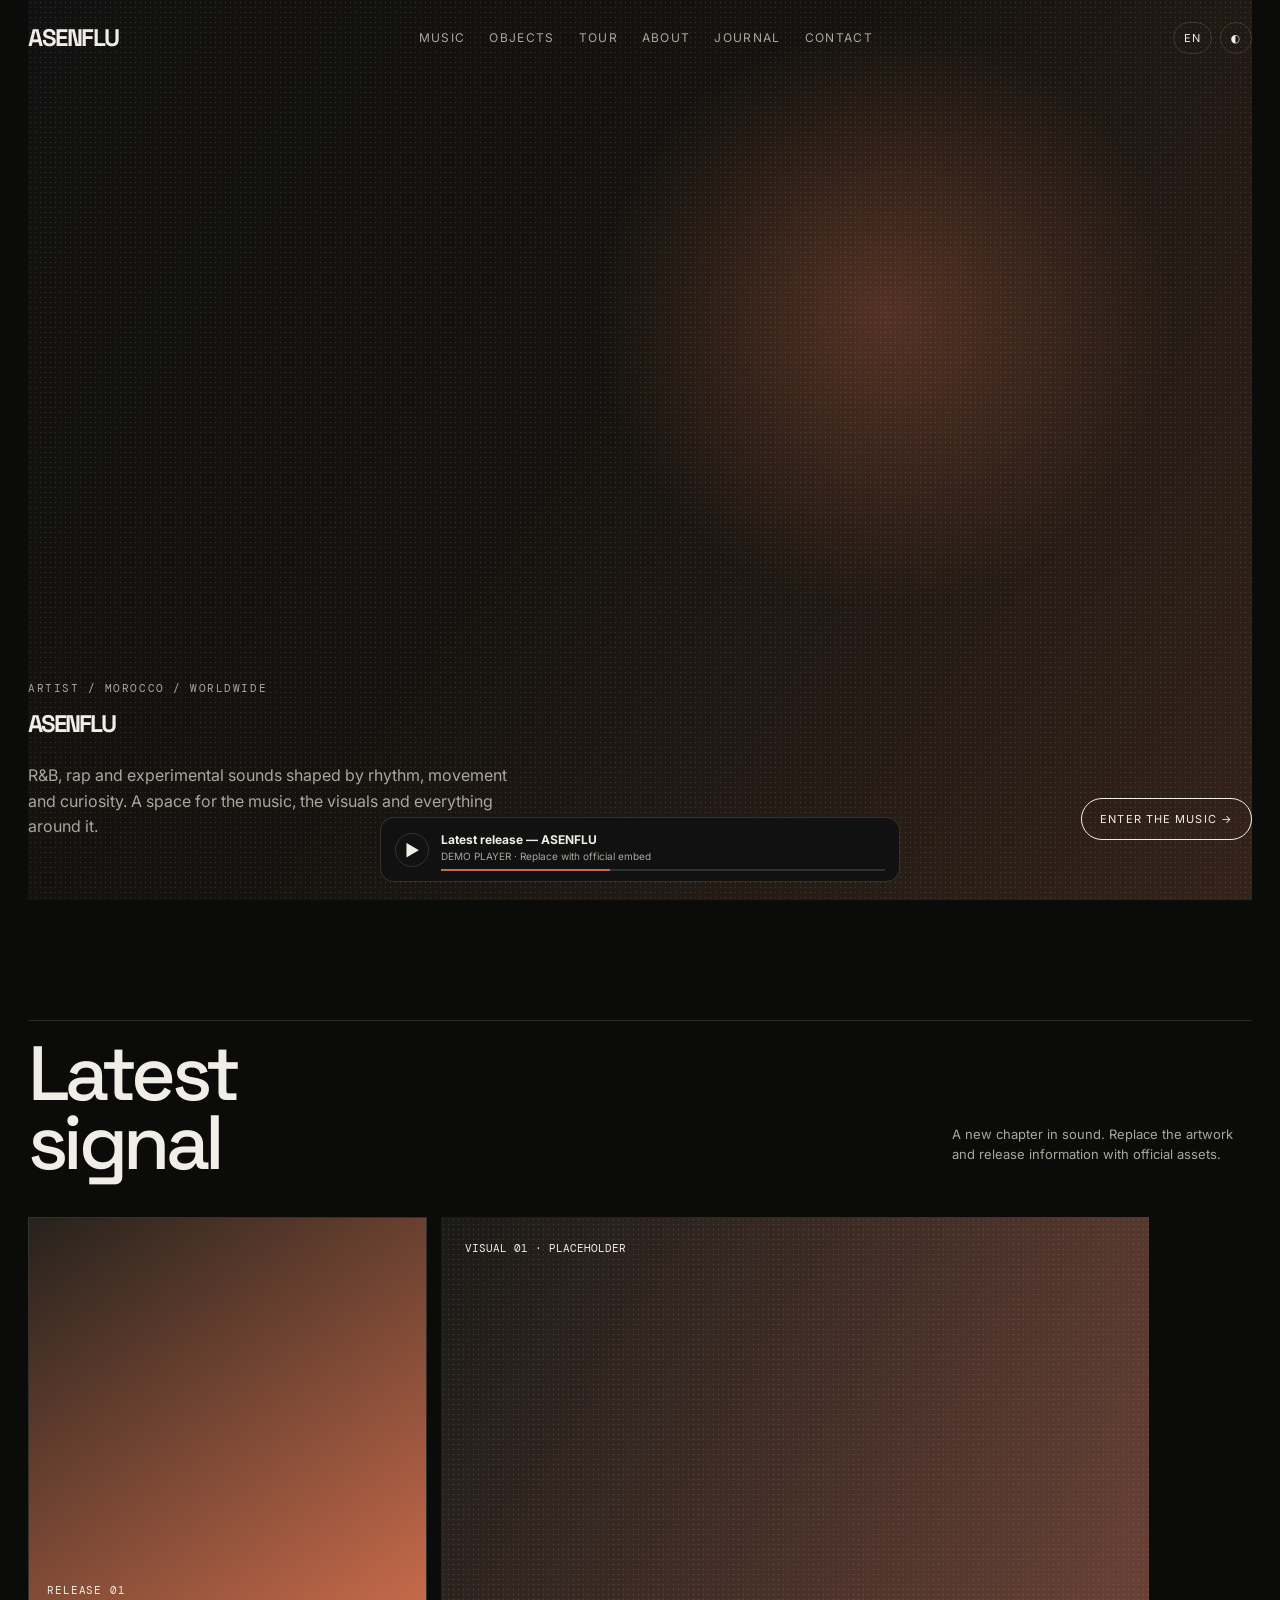
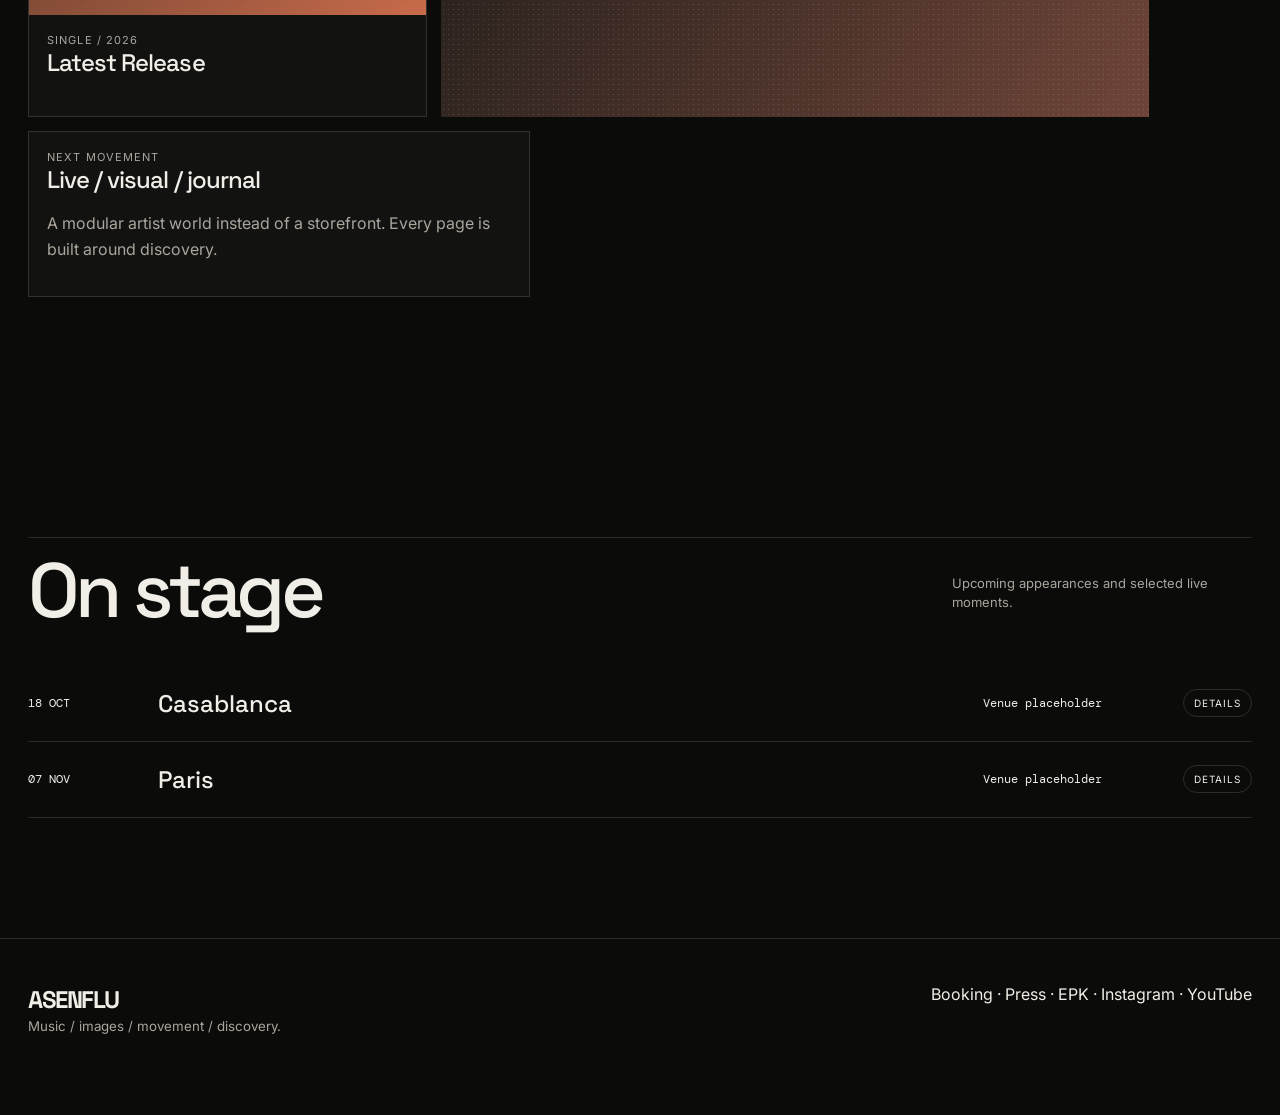
<file: index.html>
<!doctype html><html lang="en"><head><meta charset="utf-8"><meta name="viewport" content="width=device-width,initial-scale=1"><title>Home — ASENFLU</title><meta name="description" content="ASENFLU — Moroccan artist blending R&B, rap and experimental sound."><link rel="stylesheet" href="styles.css"></head><body><div class="page-transition"></div><header class="site-header">
<a class="logo" href="index.html">ASENFLU</a>
<nav class="nav">
<a href="music.html">Music</a><a href="objects.html">Objects</a><a href="tour.html">Tour</a><a href="about.html">About</a><a href="journal.html">Journal</a><a href="contact.html">Contact</a>
</nav>
<div class="tools"><button class="tool" data-lang>EN</button><button class="tool" data-theme-toggle>◐</button><button class="tool menu-btn">Menu</button></div>
</header><main>
<section class="hero"><div class="hero-art"></div><div><div class="kicker reveal">Artist / Morocco / Worldwide</div><h1 class="reveal">ASENFLU</h1><div class="hero-bottom reveal"><div class="hero-copy">R&B, rap and experimental sounds shaped by rhythm, movement and curiosity. A space for the music, the visuals and everything around it.</div><a class="cta" href="music.html">Enter the music →</a></div></div></section>
<section class="section"><div class="section-head reveal"><h2>Latest<br>signal</h2><p>A new chapter in sound. Replace the artwork and release information with official assets.</p></div><div class="grid"><a class="card music-card reveal" href="release.html"><div class="cover"><span>RELEASE 01</span></div><div class="card-info"><div class="meta">Single / 2026</div><h3>Latest Release</h3></div></a><div class="visual wide reveal"><div class="label">VISUAL 01 · PLACEHOLDER</div></div><div class="card narrow reveal"><div class="card-info"><div class="meta">Next movement</div><h3>Live / visual / journal</h3><p style="color:var(--muted);line-height:1.6">A modular artist world instead of a storefront. Every page is built around discovery.</p></div></div></div></section>
<section class="section"><div class="section-head reveal"><h2>On stage</h2><p>Upcoming appearances and selected live moments.</p></div><div class="tour-row reveal"><div class="tour-date">18 OCT</div><div class="tour-city">Casablanca</div><div class="tour-place">Venue placeholder</div><span class="tag">Details</span></div><div class="tour-row reveal"><div class="tour-date">07 NOV</div><div class="tour-city">Paris</div><div class="tour-place">Venue placeholder</div><span class="tag">Details</span></div></section>
</main><footer class="footer"><div><div class="logo">ASENFLU</div><small>Music / images / movement / discovery.</small></div><nav><a href="contact.html">Booking</a> · <a href="contact.html">Press</a> · <a href="contact.html">EPK</a> · <a href="#">Instagram</a> · <a href="#">YouTube</a></nav></footer><div class="player"><button class="play">▶</button><div class="player-copy"><b>Latest release — ASENFLU</b><small>DEMO PLAYER · Replace with official embed</small><div class="bar"><i></i></div></div></div><script src="script.js"></script></body></html>
</file>
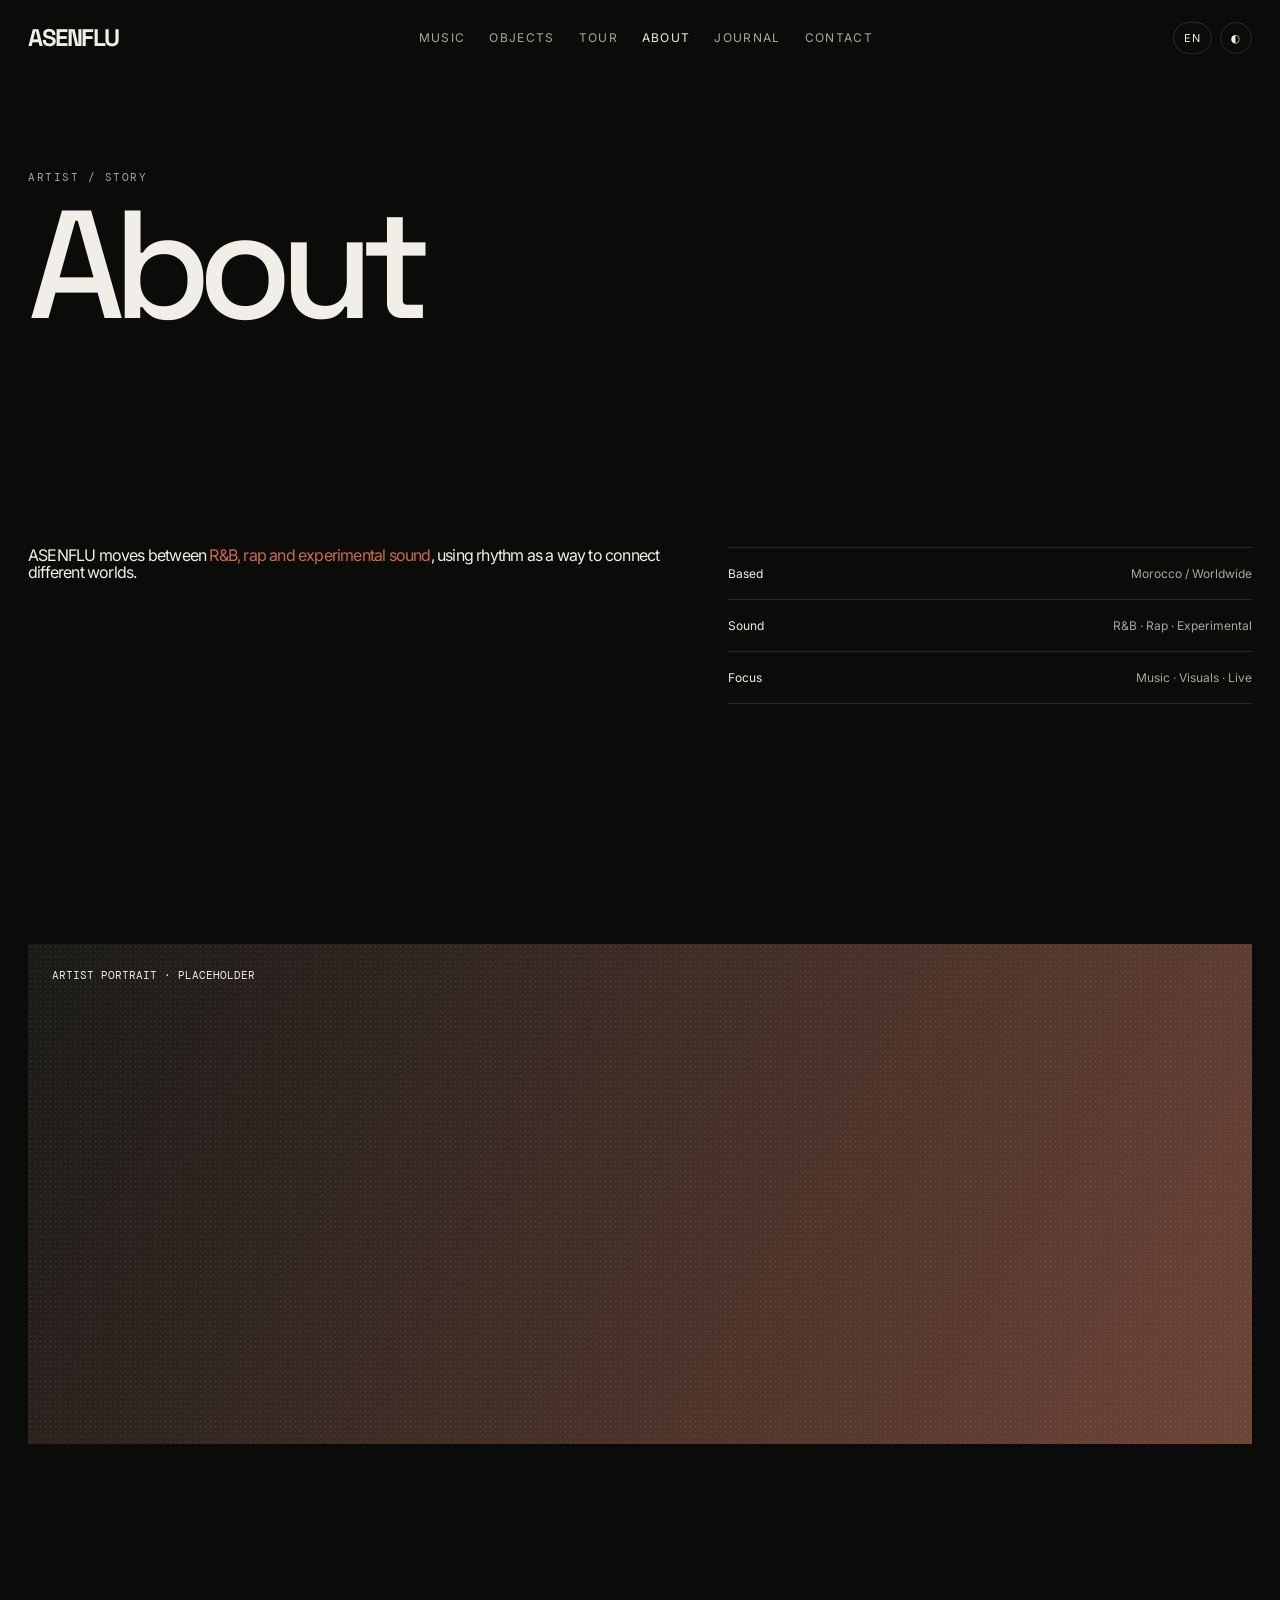
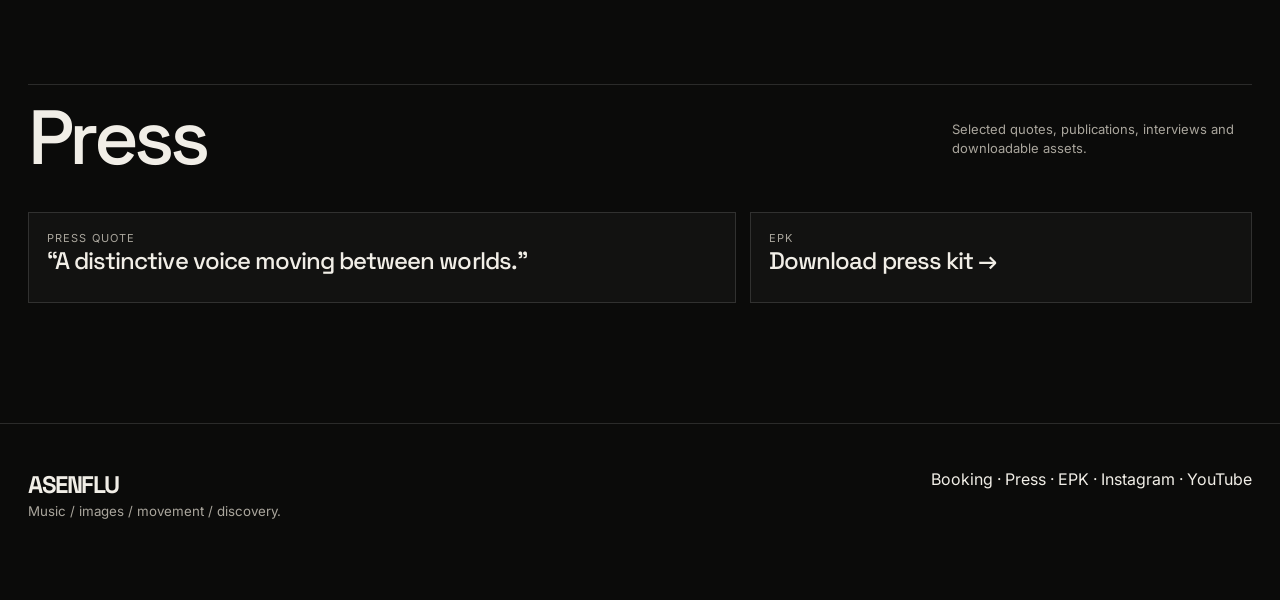
<file: about.html>
<!doctype html><html lang="en"><head><meta charset="utf-8"><meta name="viewport" content="width=device-width,initial-scale=1"><title>About — ASENFLU</title><meta name="description" content="ASENFLU — Moroccan artist blending R&B, rap and experimental sound."><link rel="stylesheet" href="styles.css"></head><body><div class="page-transition"></div><header class="site-header">
<a class="logo" href="index.html">ASENFLU</a>
<nav class="nav">
<a href="music.html">Music</a><a href="objects.html">Objects</a><a href="tour.html">Tour</a><a href="about.html">About</a><a href="journal.html">Journal</a><a href="contact.html">Contact</a>
</nav>
<div class="tools"><button class="tool" data-lang>EN</button><button class="tool" data-theme-toggle>◐</button><button class="tool menu-btn">Menu</button></div>
</header><main>
<section class="page-hero"><div class="kicker">Artist / Story</div><h1>About</h1></section>
<section class="section"><div class="about-grid"><div class="about-copy reveal">ASENFLU moves between <em>R&B, rap and experimental sound</em>, using rhythm as a way to connect different worlds.</div><div class="reveal"><div class="facts"><div class="fact"><span>Based</span><span>Morocco / Worldwide</span></div><div class="fact"><span>Sound</span><span>R&B · Rap · Experimental</span></div><div class="fact"><span>Focus</span><span>Music · Visuals · Live</span></div></div></div></div></section>
<section class="section"><div class="visual reveal"><div class="label">ARTIST PORTRAIT · PLACEHOLDER</div></div></section>
<section class="section"><div class="section-head"><h2>Press</h2><p>Selected quotes, publications, interviews and downloadable assets.</p></div><div class="grid"><div class="card wide reveal"><div class="card-info"><div class="meta">Press quote</div><h3>“A distinctive voice moving between worlds.”</h3></div></div><div class="card narrow reveal"><div class="card-info"><div class="meta">EPK</div><h3>Download press kit →</h3></div></div></div></section>
</main><footer class="footer"><div><div class="logo">ASENFLU</div><small>Music / images / movement / discovery.</small></div><nav><a href="contact.html">Booking</a> · <a href="contact.html">Press</a> · <a href="contact.html">EPK</a> · <a href="#">Instagram</a> · <a href="#">YouTube</a></nav></footer><script src="script.js"></script></body></html>
</file>
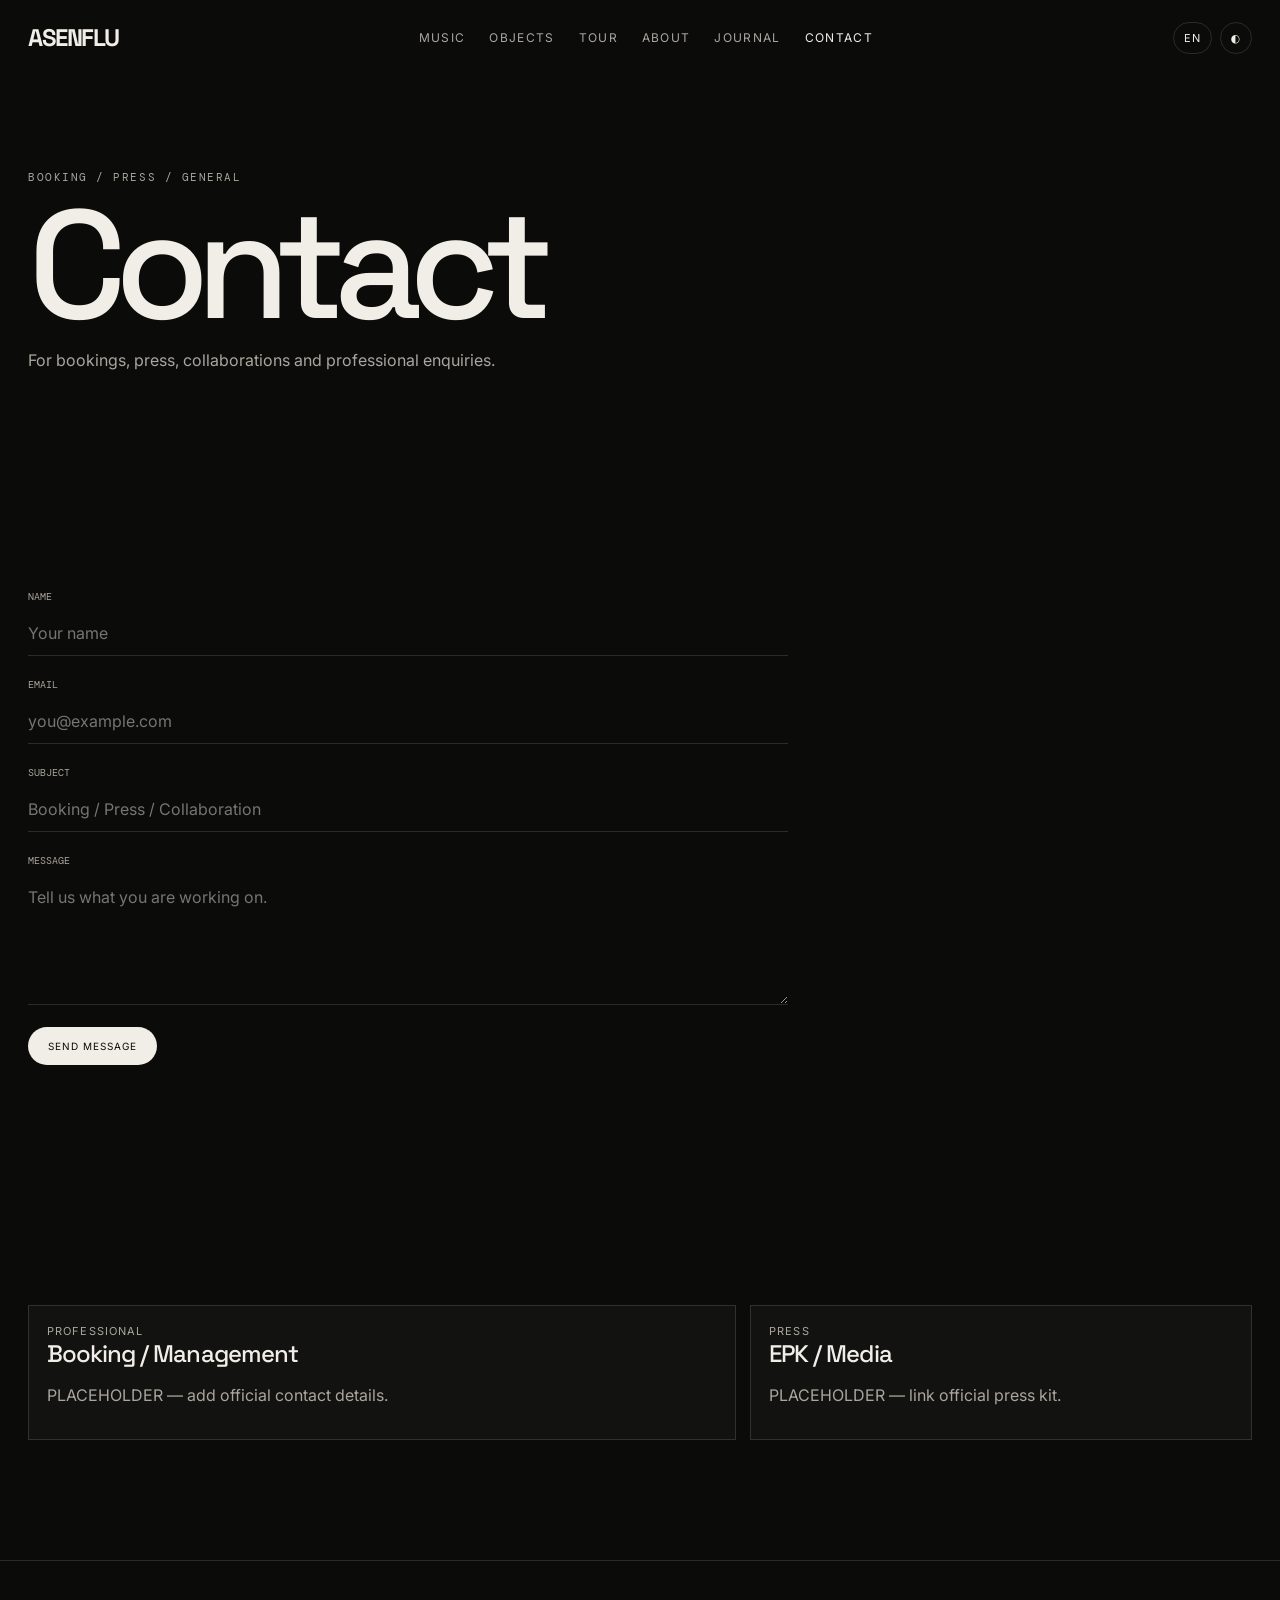
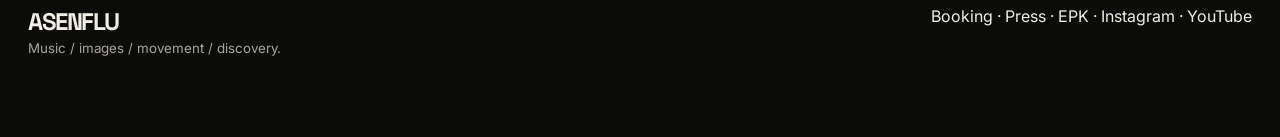
<file: contact.html>
<!doctype html><html lang="en"><head><meta charset="utf-8"><meta name="viewport" content="width=device-width,initial-scale=1"><title>Contact — ASENFLU</title><meta name="description" content="ASENFLU — Moroccan artist blending R&B, rap and experimental sound."><link rel="stylesheet" href="styles.css"></head><body><div class="page-transition"></div><header class="site-header">
<a class="logo" href="index.html">ASENFLU</a>
<nav class="nav">
<a href="music.html">Music</a><a href="objects.html">Objects</a><a href="tour.html">Tour</a><a href="about.html">About</a><a href="journal.html">Journal</a><a href="contact.html">Contact</a>
</nav>
<div class="tools"><button class="tool" data-lang>EN</button><button class="tool" data-theme-toggle>◐</button><button class="tool menu-btn">Menu</button></div>
</header><main>
<section class="page-hero"><div class="kicker">Booking / Press / General</div><h1>Contact</h1><p class="page-intro">For bookings, press, collaborations and professional enquiries.</p></section>
<section class="section"><form class="form reveal"><div class="field"><label>Name</label><input required placeholder="Your name"></div><div class="field"><label>Email</label><input required type="email" placeholder="you@example.com"></div><div class="field"><label>Subject</label><input placeholder="Booking / Press / Collaboration"></div><div class="field"><label>Message</label><textarea placeholder="Tell us what you are working on."></textarea></div><button class="submit">Send message</button></form></section>
<section class="section"><div class="grid"><div class="card wide reveal"><div class="card-info"><div class="meta">Professional</div><h3>Booking / Management</h3><p style="color:var(--muted)">PLACEHOLDER — add official contact details.</p></div></div><div class="card narrow reveal"><div class="card-info"><div class="meta">Press</div><h3>EPK / Media</h3><p style="color:var(--muted)">PLACEHOLDER — link official press kit.</p></div></div></div></section>
</main><footer class="footer"><div><div class="logo">ASENFLU</div><small>Music / images / movement / discovery.</small></div><nav><a href="contact.html">Booking</a> · <a href="contact.html">Press</a> · <a href="contact.html">EPK</a> · <a href="#">Instagram</a> · <a href="#">YouTube</a></nav></footer><script src="script.js"></script></body></html>
</file>
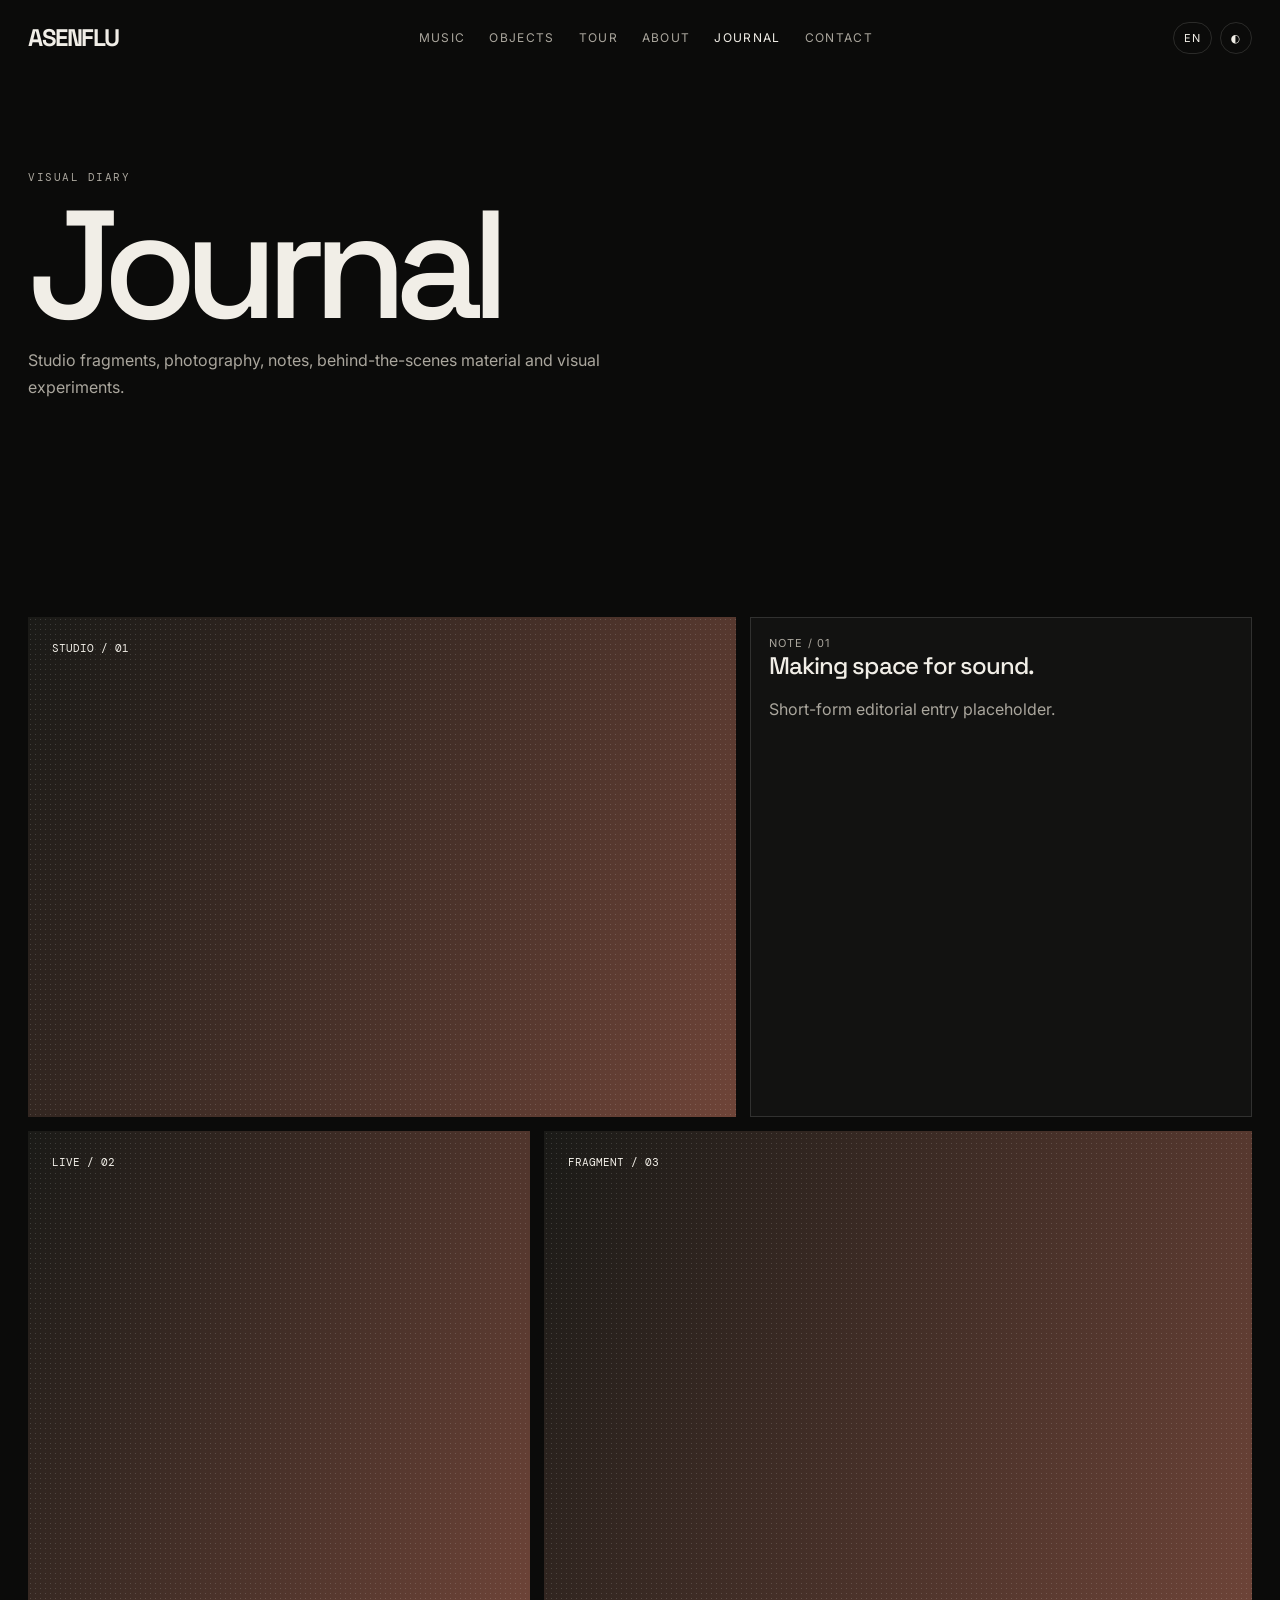
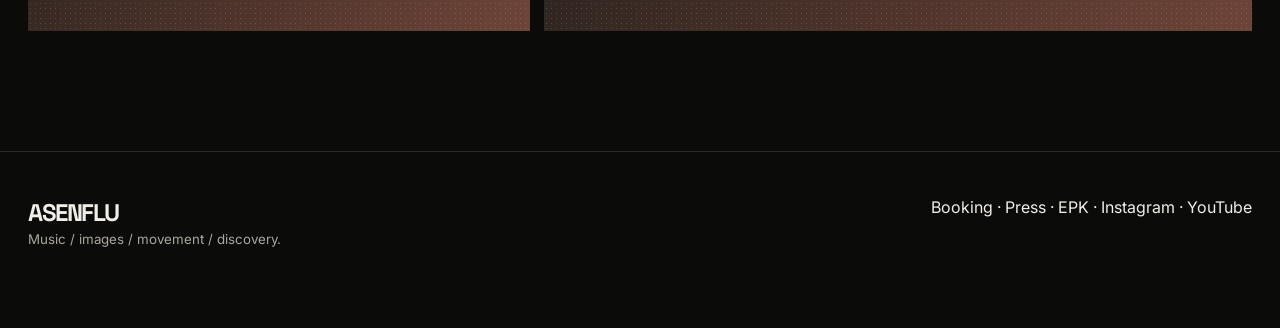
<file: journal.html>
<!doctype html><html lang="en"><head><meta charset="utf-8"><meta name="viewport" content="width=device-width,initial-scale=1"><title>Journal — ASENFLU</title><meta name="description" content="ASENFLU — Moroccan artist blending R&B, rap and experimental sound."><link rel="stylesheet" href="styles.css"></head><body><div class="page-transition"></div><header class="site-header">
<a class="logo" href="index.html">ASENFLU</a>
<nav class="nav">
<a href="music.html">Music</a><a href="objects.html">Objects</a><a href="tour.html">Tour</a><a href="about.html">About</a><a href="journal.html">Journal</a><a href="contact.html">Contact</a>
</nav>
<div class="tools"><button class="tool" data-lang>EN</button><button class="tool" data-theme-toggle>◐</button><button class="tool menu-btn">Menu</button></div>
</header><main>
<section class="page-hero"><div class="kicker">Visual diary</div><h1>Journal</h1><p class="page-intro">Studio fragments, photography, notes, behind-the-scenes material and visual experiments.</p></section>
<section class="section"><div class="grid"><div class="visual wide reveal"><div class="label">STUDIO / 01</div></div><div class="card narrow reveal"><div class="card-info"><div class="meta">Note / 01</div><h3>Making space for sound.</h3><p style="color:var(--muted);line-height:1.6">Short-form editorial entry placeholder.</p></div></div><div class="visual narrow reveal"><div class="label">LIVE / 02</div></div><div class="visual wide reveal"><div class="label">FRAGMENT / 03</div></div></div></section>
</main><footer class="footer"><div><div class="logo">ASENFLU</div><small>Music / images / movement / discovery.</small></div><nav><a href="contact.html">Booking</a> · <a href="contact.html">Press</a> · <a href="contact.html">EPK</a> · <a href="#">Instagram</a> · <a href="#">YouTube</a></nav></footer><script src="script.js"></script></body></html>
</file>
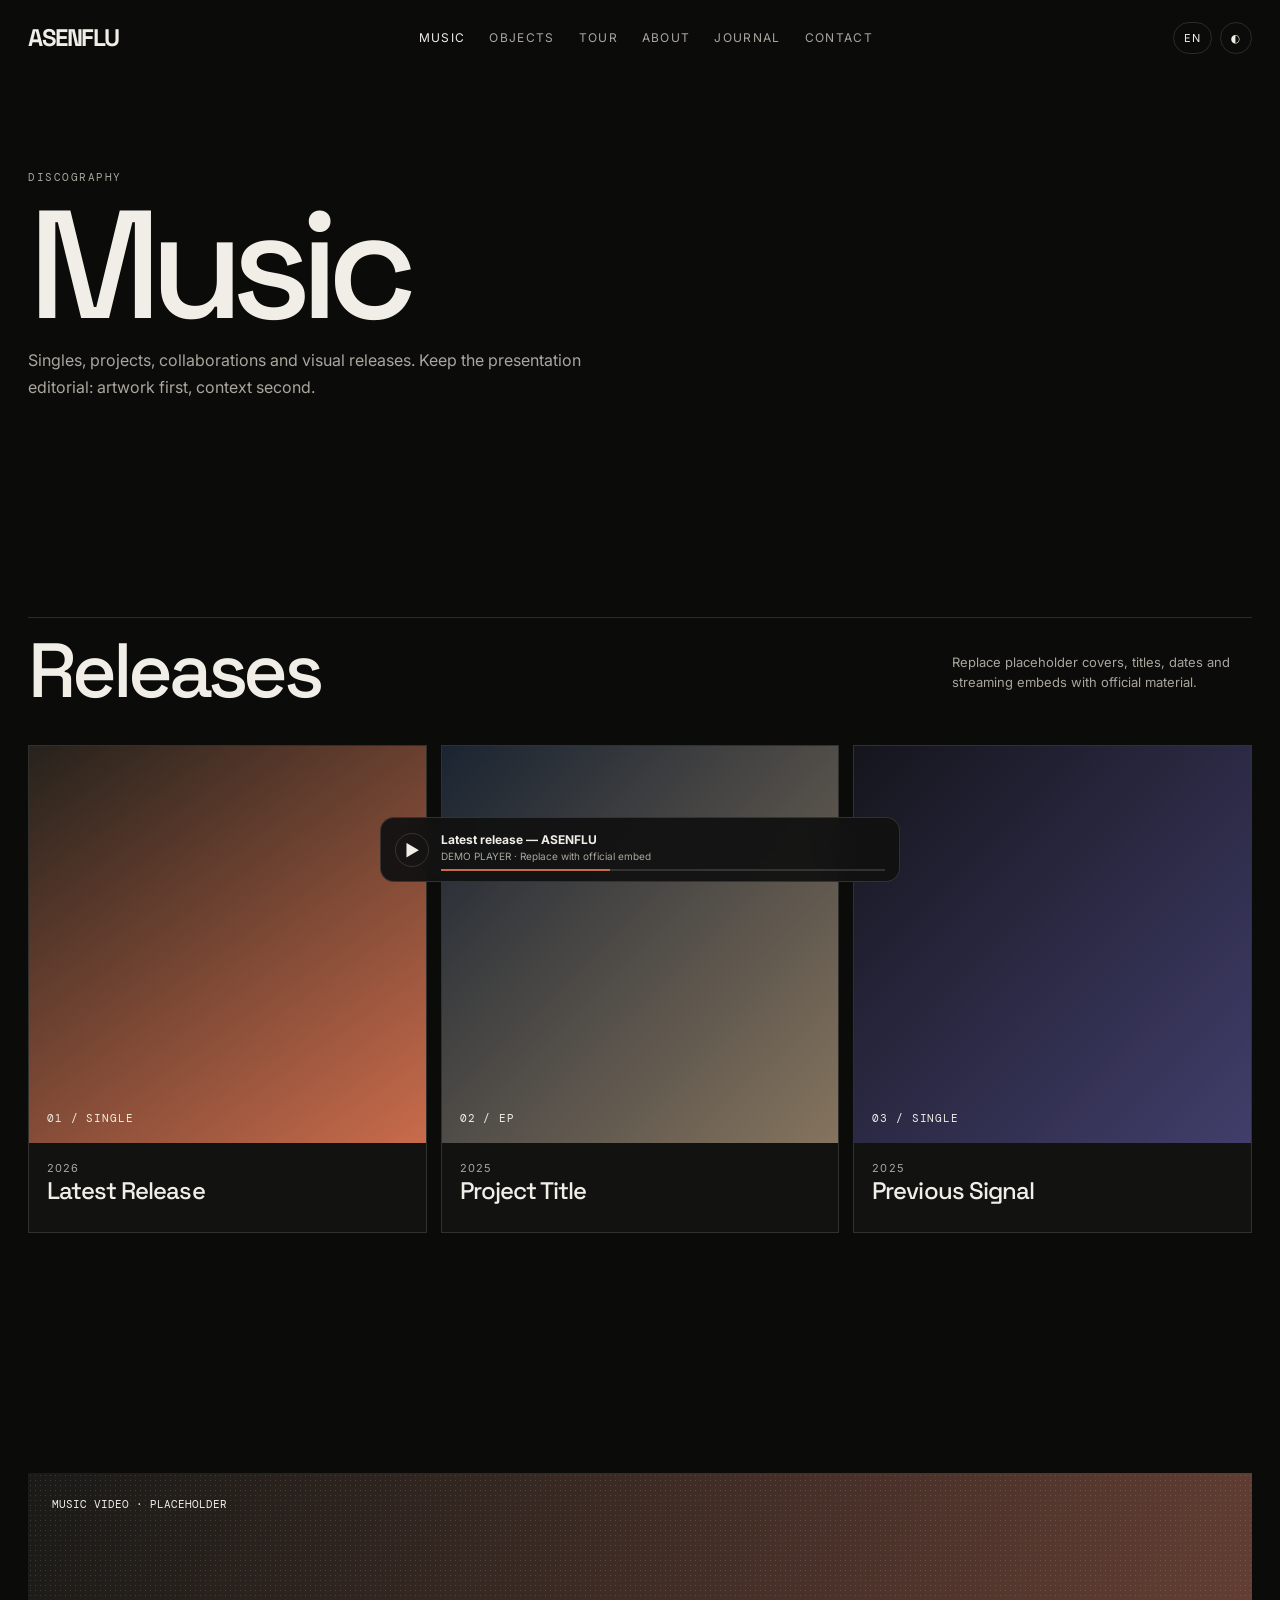
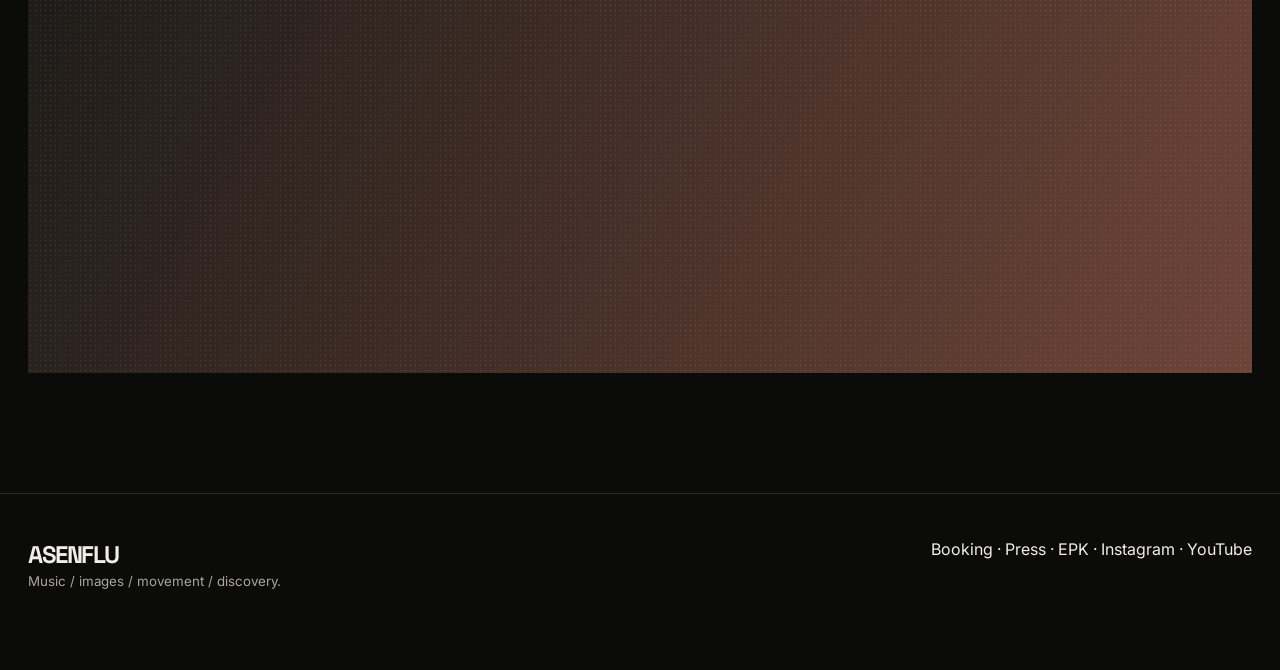
<file: music.html>
<!doctype html><html lang="en"><head><meta charset="utf-8"><meta name="viewport" content="width=device-width,initial-scale=1"><title>Music — ASENFLU</title><meta name="description" content="ASENFLU — Moroccan artist blending R&B, rap and experimental sound."><link rel="stylesheet" href="styles.css"></head><body><div class="page-transition"></div><header class="site-header">
<a class="logo" href="index.html">ASENFLU</a>
<nav class="nav">
<a href="music.html">Music</a><a href="objects.html">Objects</a><a href="tour.html">Tour</a><a href="about.html">About</a><a href="journal.html">Journal</a><a href="contact.html">Contact</a>
</nav>
<div class="tools"><button class="tool" data-lang>EN</button><button class="tool" data-theme-toggle>◐</button><button class="tool menu-btn">Menu</button></div>
</header><main>
<section class="page-hero"><div class="kicker">Discography</div><h1>Music</h1><p class="page-intro">Singles, projects, collaborations and visual releases. Keep the presentation editorial: artwork first, context second.</p></section>
<section class="section"><div class="section-head"><h2>Releases</h2><p>Replace placeholder covers, titles, dates and streaming embeds with official material.</p></div><div class="grid">
<a class="card music-card reveal" href="release.html"><div class="cover"><span>01 / SINGLE</span></div><div class="card-info"><div class="meta">2026</div><h3>Latest Release</h3></div></a>
<div class="card music-card reveal"><div class="cover alt"><span>02 / EP</span></div><div class="card-info"><div class="meta">2025</div><h3>Project Title</h3></div></div>
<div class="card music-card reveal"><div class="cover indigo"><span>03 / SINGLE</span></div><div class="card-info"><div class="meta">2025</div><h3>Previous Signal</h3></div></div>
</div></section>
<section class="section"><div class="visual reveal"><div class="label">MUSIC VIDEO · PLACEHOLDER</div></div></section>
</main><footer class="footer"><div><div class="logo">ASENFLU</div><small>Music / images / movement / discovery.</small></div><nav><a href="contact.html">Booking</a> · <a href="contact.html">Press</a> · <a href="contact.html">EPK</a> · <a href="#">Instagram</a> · <a href="#">YouTube</a></nav></footer><div class="player"><button class="play">▶</button><div class="player-copy"><b>Latest release — ASENFLU</b><small>DEMO PLAYER · Replace with official embed</small><div class="bar"><i></i></div></div></div><script src="script.js"></script></body></html>
</file>
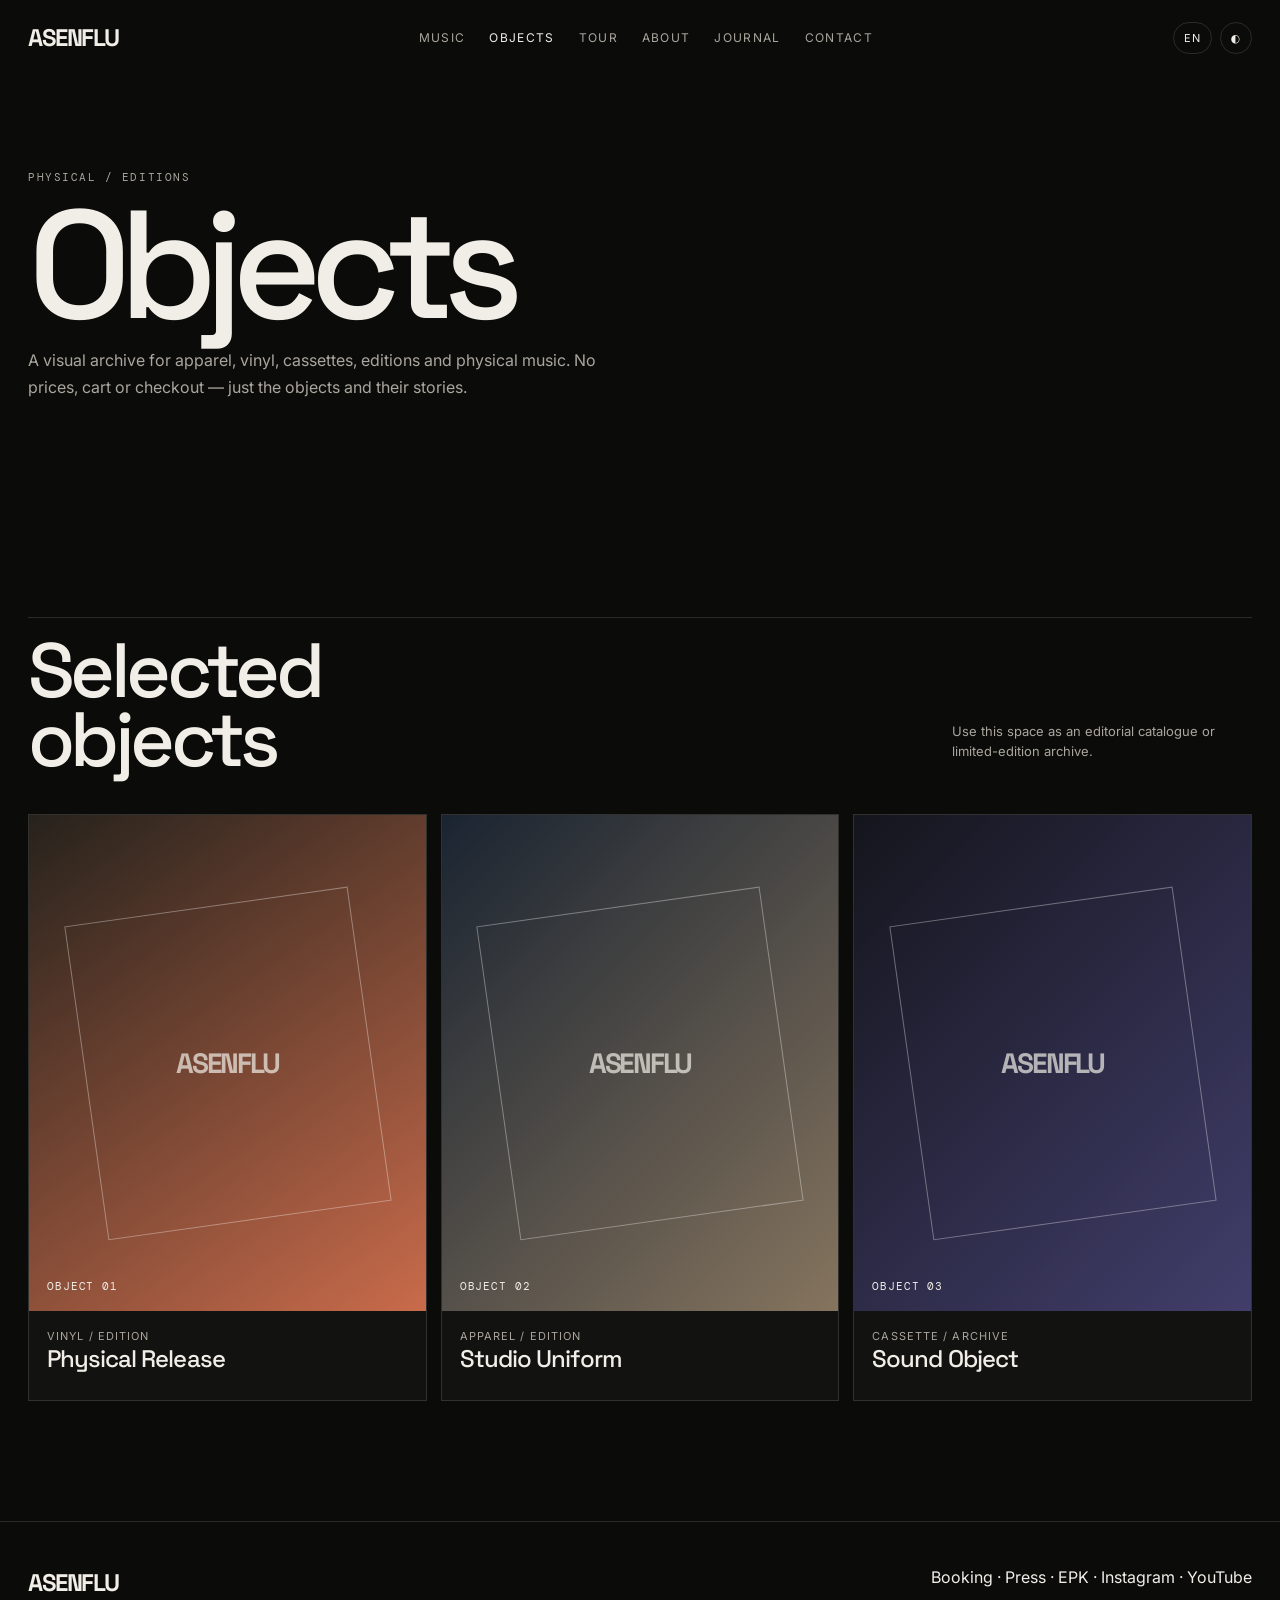
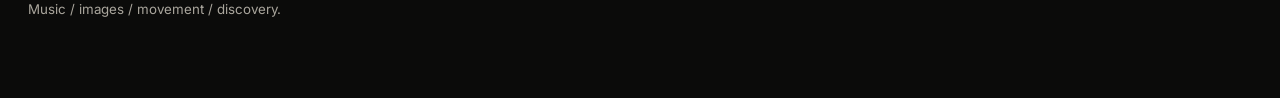
<file: objects.html>
<!doctype html><html lang="en"><head><meta charset="utf-8"><meta name="viewport" content="width=device-width,initial-scale=1"><title>Objects — ASENFLU</title><meta name="description" content="ASENFLU — Moroccan artist blending R&B, rap and experimental sound."><link rel="stylesheet" href="styles.css"></head><body><div class="page-transition"></div><header class="site-header">
<a class="logo" href="index.html">ASENFLU</a>
<nav class="nav">
<a href="music.html">Music</a><a href="objects.html">Objects</a><a href="tour.html">Tour</a><a href="about.html">About</a><a href="journal.html">Journal</a><a href="contact.html">Contact</a>
</nav>
<div class="tools"><button class="tool" data-lang>EN</button><button class="tool" data-theme-toggle>◐</button><button class="tool menu-btn">Menu</button></div>
</header><main>
<section class="page-hero"><div class="kicker">Physical / Editions</div><h1>Objects</h1><p class="page-intro">A visual archive for apparel, vinyl, cassettes, editions and physical music. No prices, cart or checkout — just the objects and their stories.</p></section>
<section class="section"><div class="section-head"><h2>Selected<br>objects</h2><p>Use this space as an editorial catalogue or limited-edition archive.</p></div><div class="grid">
<a class="card object-card reveal" href="vinyl.html"><div class="cover"><span>OBJECT 01</span></div><div class="card-info"><div class="meta">Vinyl / Edition</div><h3>Physical Release</h3></div></a>
<div class="card object-card reveal"><div class="cover alt"><span>OBJECT 02</span></div><div class="card-info"><div class="meta">Apparel / Edition</div><h3>Studio Uniform</h3></div></div>
<div class="card object-card reveal"><div class="cover indigo"><span>OBJECT 03</span></div><div class="card-info"><div class="meta">Cassette / Archive</div><h3>Sound Object</h3></div></div>
</div></section>
</main><footer class="footer"><div><div class="logo">ASENFLU</div><small>Music / images / movement / discovery.</small></div><nav><a href="contact.html">Booking</a> · <a href="contact.html">Press</a> · <a href="contact.html">EPK</a> · <a href="#">Instagram</a> · <a href="#">YouTube</a></nav></footer><script src="script.js"></script></body></html>
</file>
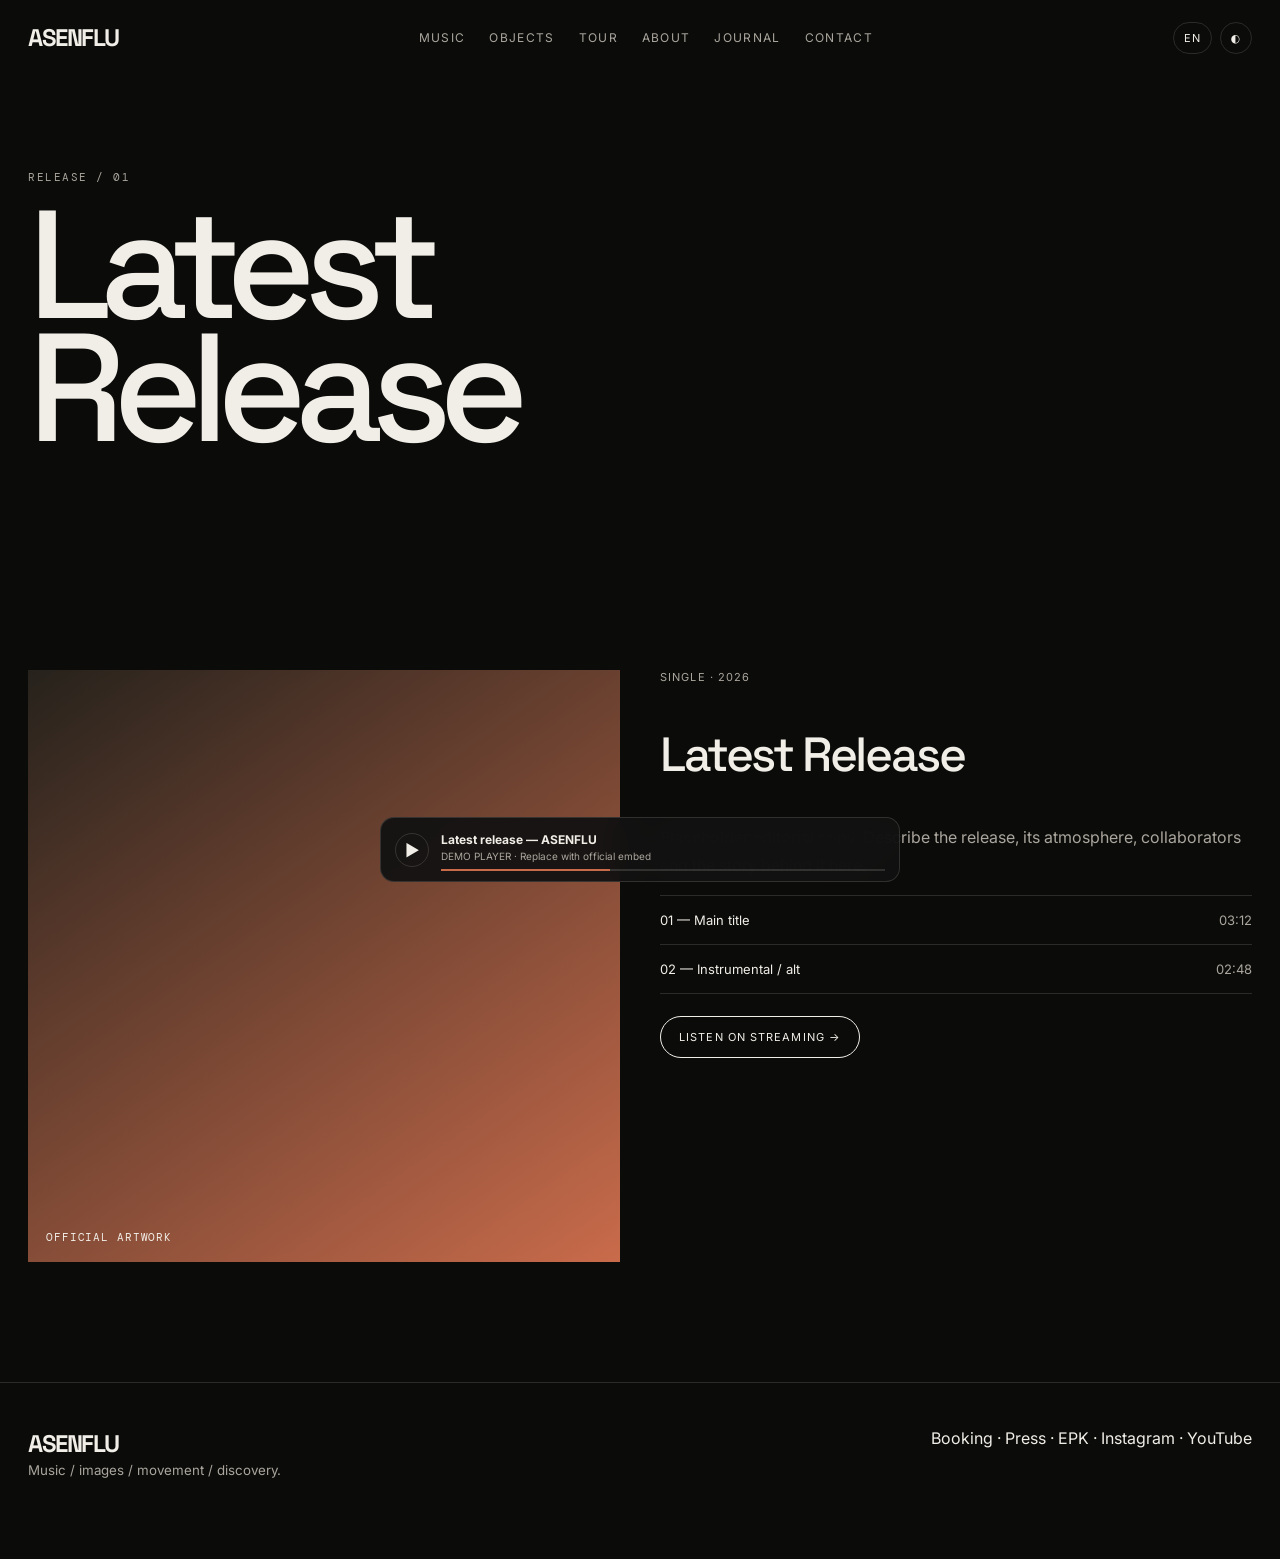
<file: release.html>
<!doctype html><html lang="en"><head><meta charset="utf-8"><meta name="viewport" content="width=device-width,initial-scale=1"><title>Latest Release — ASENFLU</title><meta name="description" content="ASENFLU — Moroccan artist blending R&B, rap and experimental sound."><link rel="stylesheet" href="styles.css"></head><body><div class="page-transition"></div><header class="site-header">
<a class="logo" href="index.html">ASENFLU</a>
<nav class="nav">
<a href="music.html">Music</a><a href="objects.html">Objects</a><a href="tour.html">Tour</a><a href="about.html">About</a><a href="journal.html">Journal</a><a href="contact.html">Contact</a>
</nav>
<div class="tools"><button class="tool" data-lang>EN</button><button class="tool" data-theme-toggle>◐</button><button class="tool menu-btn">Menu</button></div>
</header><main>
<section class="page-hero"><div class="kicker">Release / 01</div><h1>Latest<br>Release</h1></section>
<section class="section"><div class="release-layout"><div class="cover reveal"><span>OFFICIAL ARTWORK</span></div><div class="reveal"><div class="meta">Single · 2026</div><h2 style="font:500 48px 'Space Grotesk';letter-spacing:-.05em">Latest Release</h2><p style="color:var(--muted);line-height:1.7">Placeholder editorial copy. Describe the release, its atmosphere, collaborators and the story behind it here.</p><div class="tracklist"><div class="track"><span>01 — Main title</span><span>03:12</span></div><div class="track"><span>02 — Instrumental / alt</span><span>02:48</span></div></div><a class="cta" href="#">Listen on streaming →</a></div></div></section>
</main><footer class="footer"><div><div class="logo">ASENFLU</div><small>Music / images / movement / discovery.</small></div><nav><a href="contact.html">Booking</a> · <a href="contact.html">Press</a> · <a href="contact.html">EPK</a> · <a href="#">Instagram</a> · <a href="#">YouTube</a></nav></footer><div class="player"><button class="play">▶</button><div class="player-copy"><b>Latest release — ASENFLU</b><small>DEMO PLAYER · Replace with official embed</small><div class="bar"><i></i></div></div></div><script src="script.js"></script></body></html>
</file>
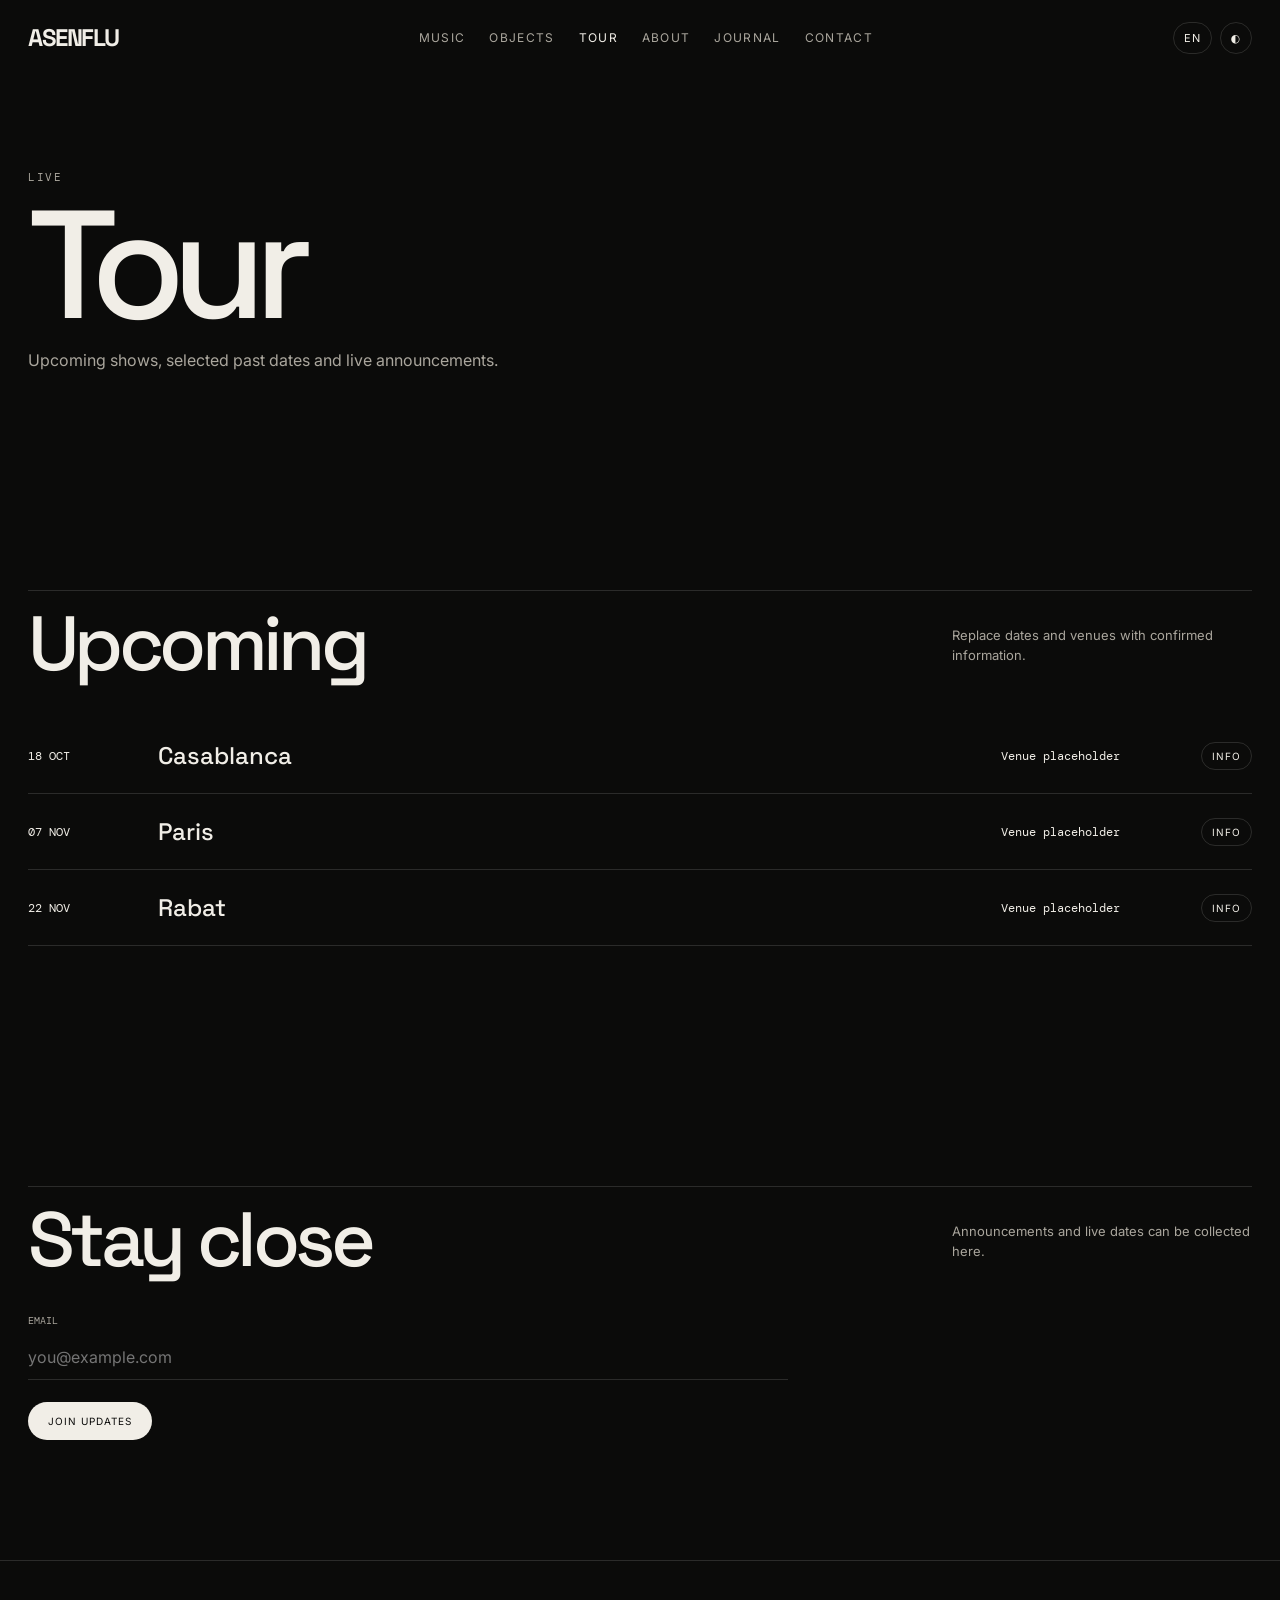
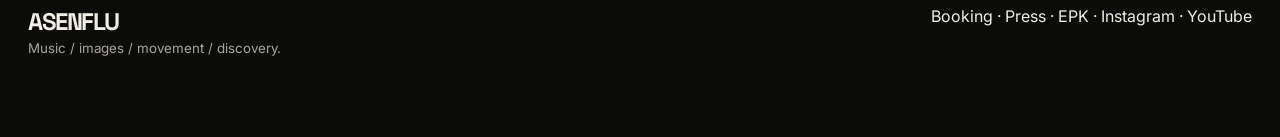
<file: tour.html>
<!doctype html><html lang="en"><head><meta charset="utf-8"><meta name="viewport" content="width=device-width,initial-scale=1"><title>Tour — ASENFLU</title><meta name="description" content="ASENFLU — Moroccan artist blending R&B, rap and experimental sound."><link rel="stylesheet" href="styles.css"></head><body><div class="page-transition"></div><header class="site-header">
<a class="logo" href="index.html">ASENFLU</a>
<nav class="nav">
<a href="music.html">Music</a><a href="objects.html">Objects</a><a href="tour.html">Tour</a><a href="about.html">About</a><a href="journal.html">Journal</a><a href="contact.html">Contact</a>
</nav>
<div class="tools"><button class="tool" data-lang>EN</button><button class="tool" data-theme-toggle>◐</button><button class="tool menu-btn">Menu</button></div>
</header><main>
<section class="page-hero"><div class="kicker">Live</div><h1>Tour</h1><p class="page-intro">Upcoming shows, selected past dates and live announcements.</p></section>
<section class="section"><div class="section-head"><h2>Upcoming</h2><p>Replace dates and venues with confirmed information.</p></div>
<div class="tour-row reveal"><div class="tour-date">18 OCT</div><div class="tour-city">Casablanca</div><div class="tour-place">Venue placeholder</div><span class="tag">Info</span></div>
<div class="tour-row reveal"><div class="tour-date">07 NOV</div><div class="tour-city">Paris</div><div class="tour-place">Venue placeholder</div><span class="tag">Info</span></div>
<div class="tour-row reveal"><div class="tour-date">22 NOV</div><div class="tour-city">Rabat</div><div class="tour-place">Venue placeholder</div><span class="tag">Info</span></div>
</section>
<section class="section"><div class="section-head"><h2>Stay close</h2><p>Announcements and live dates can be collected here.</p></div><form class="form reveal"><div class="field"><label>Email</label><input type="email" placeholder="you@example.com"></div><button class="submit">Join updates</button></form></section>
</main><footer class="footer"><div><div class="logo">ASENFLU</div><small>Music / images / movement / discovery.</small></div><nav><a href="contact.html">Booking</a> · <a href="contact.html">Press</a> · <a href="contact.html">EPK</a> · <a href="#">Instagram</a> · <a href="#">YouTube</a></nav></footer><script src="script.js"></script></body></html>
</file>
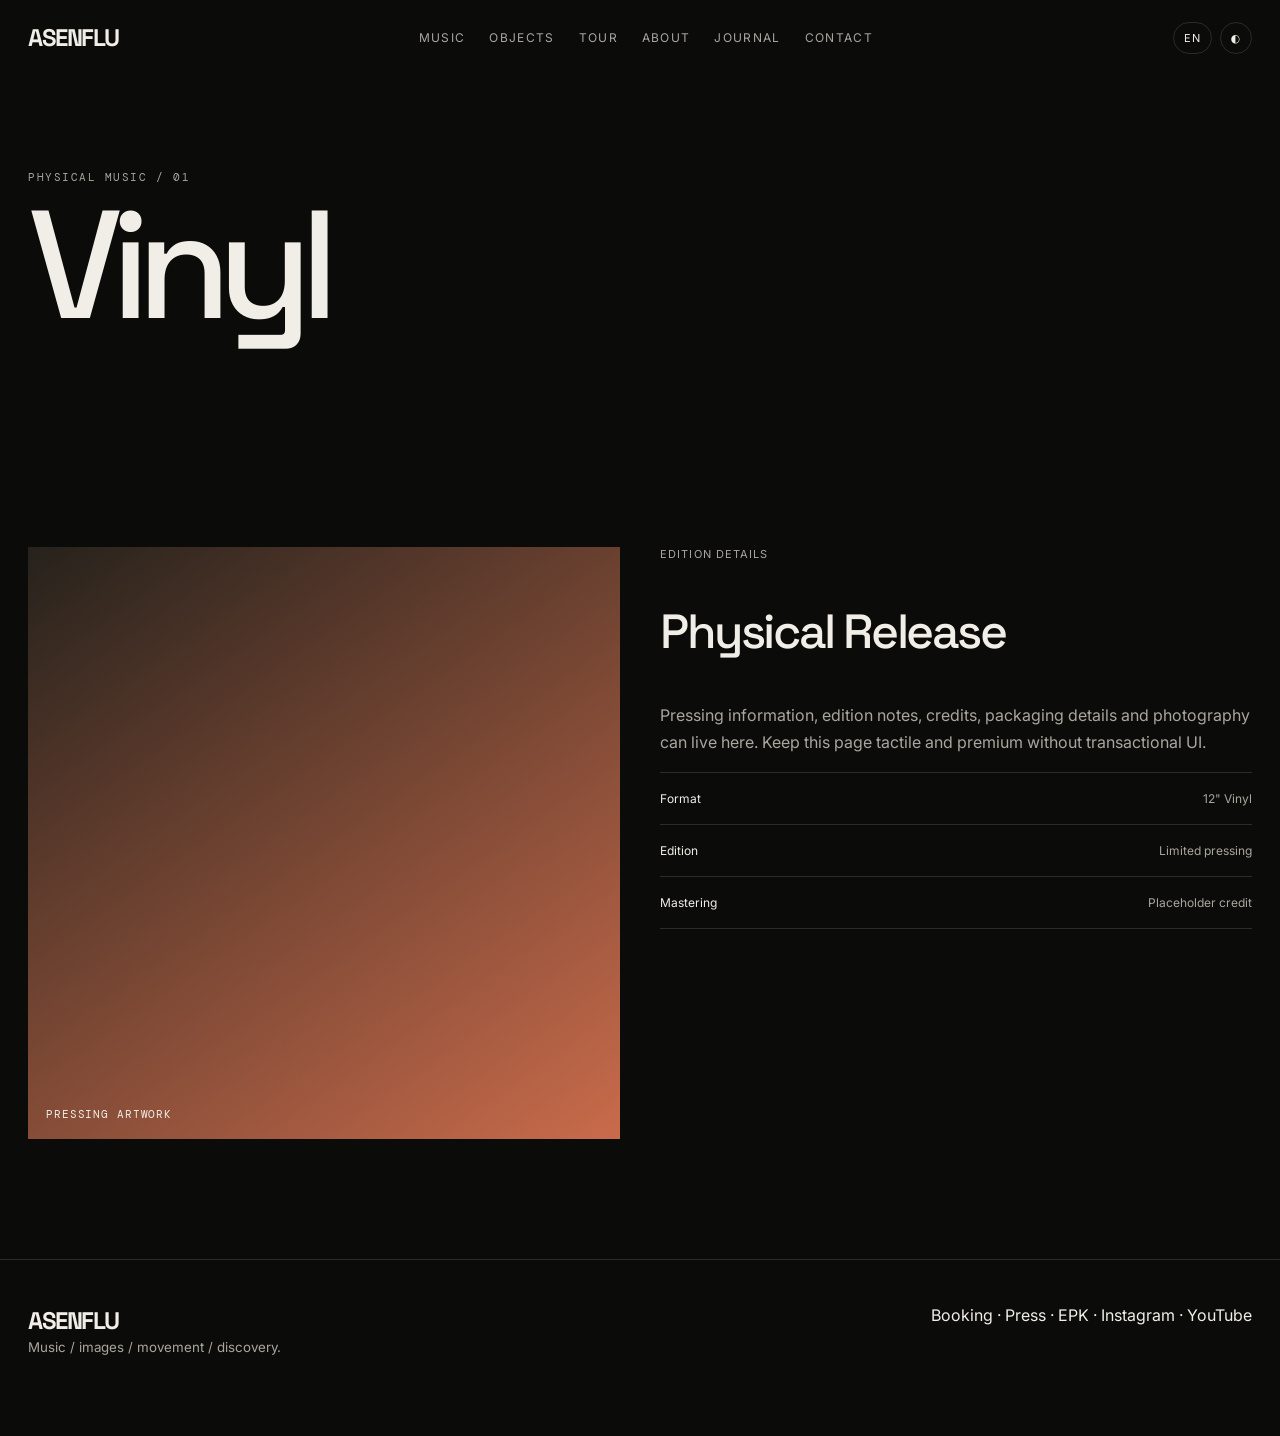
<file: vinyl.html>
<!doctype html><html lang="en"><head><meta charset="utf-8"><meta name="viewport" content="width=device-width,initial-scale=1"><title>Vinyl — ASENFLU</title><meta name="description" content="ASENFLU — Moroccan artist blending R&B, rap and experimental sound."><link rel="stylesheet" href="styles.css"></head><body><div class="page-transition"></div><header class="site-header">
<a class="logo" href="index.html">ASENFLU</a>
<nav class="nav">
<a href="music.html">Music</a><a href="objects.html">Objects</a><a href="tour.html">Tour</a><a href="about.html">About</a><a href="journal.html">Journal</a><a href="contact.html">Contact</a>
</nav>
<div class="tools"><button class="tool" data-lang>EN</button><button class="tool" data-theme-toggle>◐</button><button class="tool menu-btn">Menu</button></div>
</header><main>
<section class="page-hero"><div class="kicker">Physical music / 01</div><h1>Vinyl</h1></section>
<section class="section"><div class="release-layout"><div class="cover reveal"><span>PRESSING ARTWORK</span></div><div class="reveal"><div class="meta">Edition details</div><h2 style="font:500 48px 'Space Grotesk';letter-spacing:-.05em">Physical Release</h2><p style="color:var(--muted);line-height:1.7">Pressing information, edition notes, credits, packaging details and photography can live here. Keep this page tactile and premium without transactional UI.</p><div class="facts"><div class="fact"><span>Format</span><span>12" Vinyl</span></div><div class="fact"><span>Edition</span><span>Limited pressing</span></div><div class="fact"><span>Mastering</span><span>Placeholder credit</span></div></div></div></div></section>
</main><footer class="footer"><div><div class="logo">ASENFLU</div><small>Music / images / movement / discovery.</small></div><nav><a href="contact.html">Booking</a> · <a href="contact.html">Press</a> · <a href="contact.html">EPK</a> · <a href="#">Instagram</a> · <a href="#">YouTube</a></nav></footer><script src="script.js"></script></body></html>
</file>
<file: styles.css>
@import url('https://fonts.googleapis.com/css2?family=DM+Mono:wght@400;500&family=Inter:wght@400;500;600;700&family=Space+Grotesk:wght@400;500;600;700&display=swap');

:root{
  --bg:#0b0b0a; --paper:#f1eee7; --muted:#aaa69d; --line:rgba(241,238,231,.14);
  --accent:#c96b4b; --sand:#d9c8a9; --card:#121211; --max:1440px;
}
[data-theme="light"]{--bg:#eeeae1;--paper:#11110f;--muted:#67645d;--line:rgba(17,17,15,.14);--card:#e5e0d6;--accent:#a74d32;--sand:#9a8663}
*{box-sizing:border-box} html{scroll-behavior:smooth}
body{margin:0;background:var(--bg);color:var(--paper);font-family:Inter,system-ui,sans-serif;transition:background .35s,color .35s}
a{color:inherit;text-decoration:none} button,input,textarea{font:inherit}
.site-header{position:fixed;z-index:50;top:0;left:0;right:0;height:76px;display:flex;align-items:center;justify-content:space-between;padding:0 28px;border-bottom:1px solid transparent;transition:.3s}
.site-header.scrolled{background:color-mix(in srgb,var(--bg) 86%,transparent);backdrop-filter:blur(16px);border-color:var(--line)}
.logo{font-family:"Space Grotesk";font-weight:700;letter-spacing:-.06em;font-size:24px}
.nav{display:flex;gap:24px;align-items:center}.nav a{font-size:12px;text-transform:uppercase;letter-spacing:.11em;color:var(--muted);transition:.2s}.nav a:hover,.nav a.active{color:var(--paper)}
.tools{display:flex;gap:8px;align-items:center}.tool{background:none;border:1px solid var(--line);color:var(--paper);padding:8px 10px;border-radius:999px;cursor:pointer;font-size:11px;text-transform:uppercase;letter-spacing:.08em}
.menu-btn{display:none}
main{max-width:var(--max);margin:auto;padding:0 28px}
.hero{min-height:100vh;display:grid;align-items:end;padding:150px 0 60px;position:relative;overflow:hidden}
.hero-art{position:absolute;inset:0;z-index:-1;background:
 radial-gradient(circle at 70% 35%,rgba(201,107,75,.32),transparent 28%),
 linear-gradient(125deg,#111 0%,#15130f 45%,#34231b 100%);}
.hero-art:after,.visual:after{content:"";position:absolute;inset:0;opacity:.14;background-image:radial-gradient(#fff .5px,transparent .5px);background-size:5px 5px;mix-blend-mode:screen}
.kicker{font:11px "DM Mono";text-transform:uppercase;letter-spacing:.14em;color:var(--muted)}
.hero h1{font:clamp(72px,14vw,210px);line-height:.78;margin:20px 0 30px;letter-spacing:-.085em;font-family:"Space Grotesk"}
.hero-bottom{display:flex;justify-content:space-between;gap:30px;align-items:end}.hero-copy{max-width:480px;color:var(--muted);line-height:1.6}
.cta{display:inline-flex;align-items:center;gap:12px;border:1px solid var(--paper);padding:13px 18px;border-radius:999px;font-size:11px;text-transform:uppercase;letter-spacing:.1em;margin-top:22px}
.cta:hover{background:var(--paper);color:var(--bg)}
.section{padding:120px 0}.section-head{display:flex;justify-content:space-between;align-items:end;border-top:1px solid var(--line);padding-top:18px;margin-bottom:40px}.section-head h2{font:500 clamp(38px,6vw,78px)/.9 "Space Grotesk";letter-spacing:-.06em;margin:0}.section-head p{color:var(--muted);max-width:300px;font-size:13px;line-height:1.5}
.grid{display:grid;grid-template-columns:repeat(12,1fr);gap:14px}.card{background:var(--card);border:1px solid var(--line);position:relative;overflow:hidden}
.cover{aspect-ratio:1/1;background:linear-gradient(145deg,#26221c,#c96b4b);position:relative;overflow:hidden}.cover.alt{background:linear-gradient(135deg,#1a2431,#85745e)}.cover.indigo{background:linear-gradient(135deg,#15151d,#413e6b)}
.cover span{position:absolute;left:18px;bottom:18px;font:11px "DM Mono";letter-spacing:.08em}.card-info{padding:18px}.card-info h3{margin:0 0 8px;font:500 24px "Space Grotesk";letter-spacing:-.04em}.meta{color:var(--muted);font-size:11px;text-transform:uppercase;letter-spacing:.1em}
.music-card{grid-column:span 4}.wide{grid-column:span 7}.narrow{grid-column:span 5}
.visual{min-height:500px;background:linear-gradient(120deg,#1a1a17,#6e4438);position:relative;overflow:hidden}.visual .label{position:absolute;left:24px;top:24px;font:11px "DM Mono";z-index:2}
.page-hero{padding:170px 0 80px}.page-hero h1{font:500 clamp(70px,12vw,170px)/.8 "Space Grotesk";letter-spacing:-.08em;margin:20px 0}.page-intro{max-width:620px;color:var(--muted);line-height:1.7}
.release-layout{display:grid;grid-template-columns:1fr 1fr;gap:40px}.tracklist{border-top:1px solid var(--line)}.track{display:flex;justify-content:space-between;padding:16px 0;border-bottom:1px solid var(--line);font-size:13px}.track span:last-child{color:var(--muted)}
.player{position:fixed;z-index:40;bottom:18px;left:50%;transform:translateX(-50%);width:min(520px,calc(100% - 32px));padding:10px 14px;background:color-mix(in srgb,var(--card) 94%,transparent);border:1px solid var(--line);backdrop-filter:blur(18px);display:flex;gap:12px;align-items:center;border-radius:14px}.play{width:34px;height:34px;border-radius:50%;border:1px solid var(--line);background:none;color:var(--paper);cursor:pointer}.player-copy{flex:1}.player-copy b{font-size:12px}.player-copy small{display:block;color:var(--muted);font-size:10px;margin-top:2px}.bar{height:2px;background:var(--line);position:relative;margin-top:7px}.bar i{display:block;width:38%;height:100%;background:var(--accent)}
.object-card{grid-column:span 4}.object-card .cover{aspect-ratio:4/5}.object-card .cover:before{content:"";position:absolute;inset:18% 14%;border:1px solid rgba(255,255,255,.35);transform:rotate(-8deg)}.object-card .cover:after{content:"ASENFLU";position:absolute;inset:0;display:grid;place-items:center;font:700 28px "Space Grotesk";letter-spacing:-.08em;opacity:.7}
.tour-row{display:grid;grid-template-columns:110px 1fr 180px auto;gap:20px;padding:22px 0;border-bottom:1px solid var(--line);align-items:center}.tour-date,.tour-place{font:12px "DM Mono"}.tour-city{font:500 24px "Space Grotesk"}.tag{border:1px solid var(--line);padding:7px 10px;border-radius:999px;font-size:10px;text-transform:uppercase;letter-spacing:.1em}
.about-grid{display:grid;grid-template-columns:1.1fr .9fr;gap:60px}.about-copy{font:500 clamp(28px,4vw,54px);line-height:1.05;letter-spacing:-.05em}.about-copy em{color:var(--accent);font-style:normal}.facts{border-top:1px solid var(--line)}.fact{padding:18px 0;border-bottom:1px solid var(--line);display:flex;justify-content:space-between;font-size:12px}.fact span:last-child{color:var(--muted)}
.form{max-width:760px}.field{display:grid;gap:8px;margin-bottom:22px}.field label{font:10px "DM Mono";text-transform:uppercase;color:var(--muted)}.field input,.field textarea{background:none;border:0;border-bottom:1px solid var(--line);color:var(--paper);padding:12px 0;outline:none}.field textarea{min-height:130px;resize:vertical}.submit{background:var(--paper);color:var(--bg);border:0;border-radius:999px;padding:13px 20px;cursor:pointer;text-transform:uppercase;font-size:10px;letter-spacing:.1em}
.footer{border-top:1px solid var(--line);padding:45px 28px 80px;display:flex;justify-content:space-between;gap:30px;max-width:var(--max);margin:auto}.footer small{color:var(--muted)}
.zellige{height:34px;margin:0 0 25px;opacity:.35;background:linear-gradient(45deg,transparent 46%,var(--accent) 47%,var(--accent) 53%,transparent 54%) 0 0/17px 17px,linear-gradient(-45deg,transparent 46%,var(--accent) 47%,var(--accent) 53%,transparent 54%) 8px 8px/17px 17px}
.reveal{opacity:0;transform:translateY(22px);transition:.8s}.reveal.visible{opacity:1;transform:none}
.page-transition{position:fixed;z-index:100;inset:0;background:var(--paper);transform:scaleY(1);transform-origin:top;pointer-events:none;animation:out .7s forwards}.page-transition:after{content:"ASENFLU";position:absolute;inset:0;display:grid;place-items:center;color:var(--bg);font:700 38px "Space Grotesk";letter-spacing:-.07em}@keyframes out{to{transform:scaleY(0)}}
@media(max-width:900px){.nav{display:none}.menu-btn{display:block}.site-header{padding:0 18px}.mobile-open .nav{position:absolute;display:flex;flex-direction:column;align-items:flex-start;top:76px;left:0;right:0;padding:25px 18px;background:var(--bg);border-bottom:1px solid var(--line)}main{padding:0 18px}.music-card,.object-card,.wide,.narrow{grid-column:span 12}.hero-bottom,.section-head{display:block}.section-head p{margin-top:20px}.release-layout,.about-grid{grid-template-columns:1fr}.tour-row{grid-template-columns:80px 1fr;gap:8px}.tour-row .tour-place,.tour-row .tag{grid-column:2}.footer{padding:35px 18px 100px;display:block}.footer nav{margin-top:25px}.hero{padding-bottom:100px}.player{bottom:10px}}
</file>
